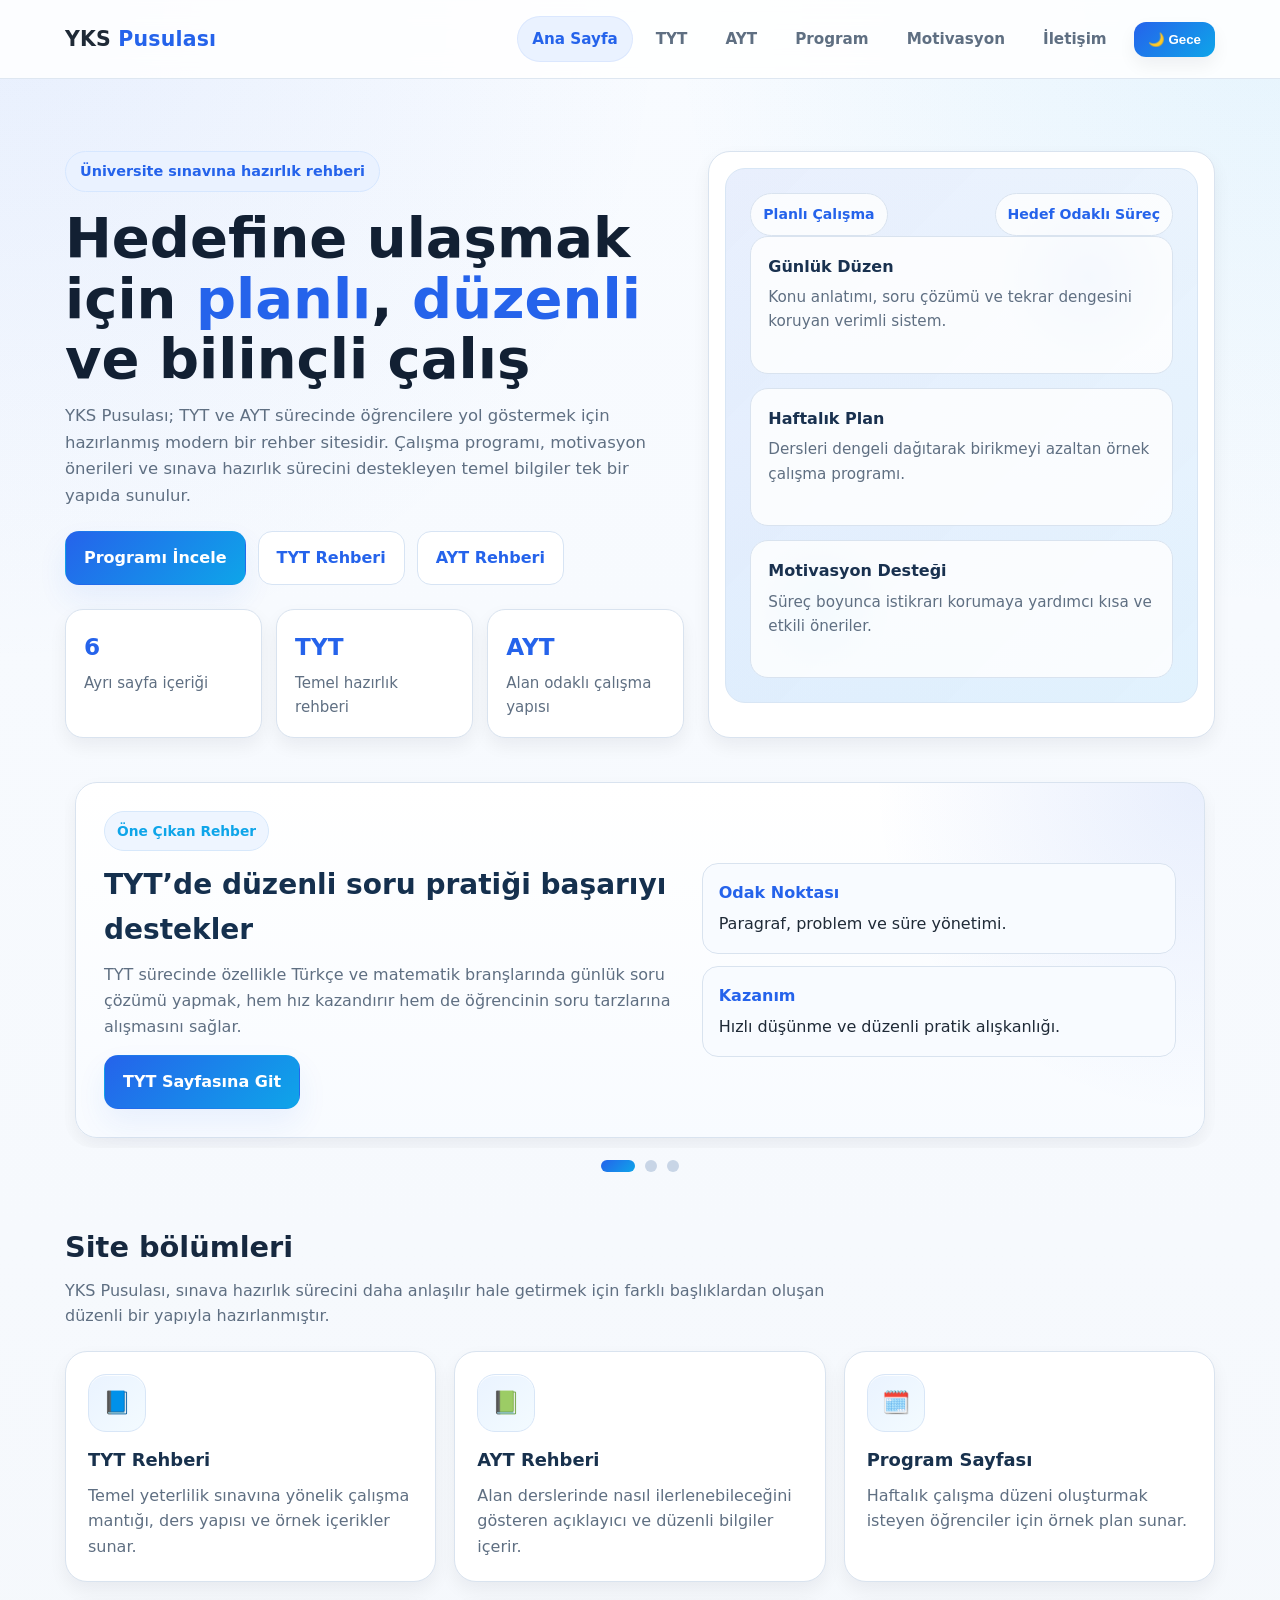
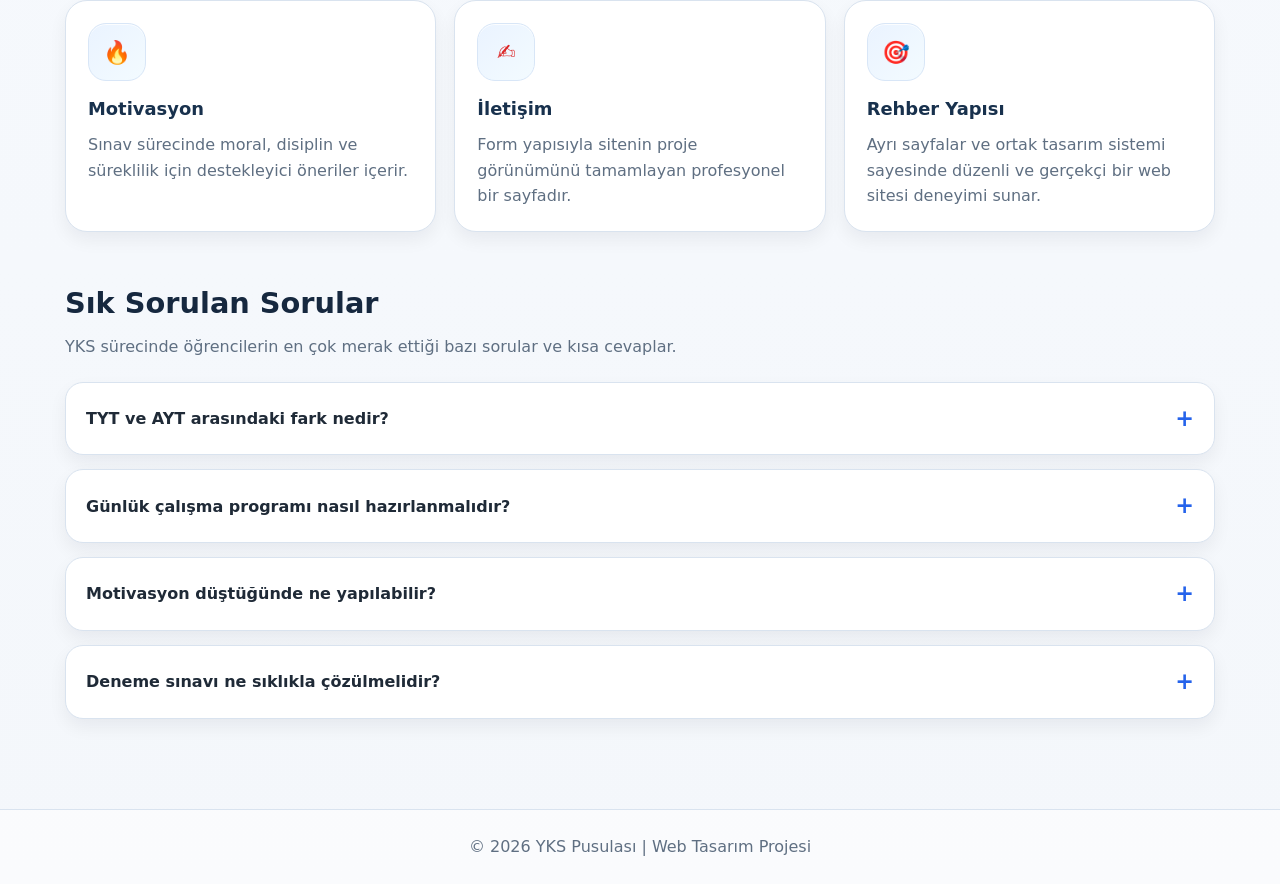
<file: index.html>
<!DOCTYPE html>
<html lang="tr">
<head>
  <meta charset="UTF-8" />
  <meta name="viewport" content="width=device-width, initial-scale=1.0" />
  <title>YKS Pusulası | Ana Sayfa</title>
  <link rel="stylesheet" href="style.css" />
</head>
<body>
 <header>
  <div class="container navbar">
    <a class="logo" href="index.html">YKS <span>Pusulası</span></a>

    <div class="nav-right">
  <nav class="nav-links" id="navLinks">
  <a class="active" href="index.html">Ana Sayfa</a>
  <a href="tyt.html">TYT</a>
  <a href="ayt.html">AYT</a>
  <a href="program.html">Program</a>
  <a href="motivasyon.html">Motivasyon</a>
  <a href="iletisim.html">İletişim</a>
</nav>

  <button class="theme-toggle" id="themeToggle" type="button">🌙 Gece</button>
  <button class="menu-btn" id="menuBtn" type="button">Menü</button>
</div>
  </div>
</header>
<main>
 <section class="hero">
  <div class="container hero-grid">
    <div>
      <div class="badge">Üniversite sınavına hazırlık rehberi</div>
      <h1>Hedefine ulaşmak için <span class="highlight">planlı</span>, <span class="highlight">düzenli</span> ve bilinçli çalış</h1>
      <p>
        YKS Pusulası; TYT ve AYT sürecinde öğrencilere yol göstermek için hazırlanmış
        modern bir rehber sitesidir. Çalışma programı, motivasyon önerileri ve sınava hazırlık
        sürecini destekleyen temel bilgiler tek bir yapıda sunulur.
      </p>

      <div class="hero-actions">
        <a href="program.html" class="btn btn-primary">Programı İncele</a>
        <a href="tyt.html" class="btn btn-outline">TYT Rehberi</a>
        <a href="ayt.html" class="btn btn-outline">AYT Rehberi</a>
      </div>

      <div class="hero-stats">
        <div class="stat">
          <h3>6</h3>
          <p>Ayrı sayfa içeriği</p>
        </div>
        <div class="stat">
          <h3>TYT</h3>
          <p>Temel hazırlık rehberi</p>
        </div>
        <div class="stat">
          <h3>AYT</h3>
          <p>Alan odaklı çalışma yapısı</p>
        </div>
      </div>
    </div>

    <div class="hero-card">
      <div class="hero-visual">
        <div class="visual-content">
          <div class="visual-top">
            <div class="mini-pill">Planlı Çalışma</div>
            <div class="mini-pill">Hedef Odaklı Süreç</div>
          </div>

          <div class="visual-main">
            <div class="glass-box">
              <h4>Günlük Düzen</h4>
              <p>Konu anlatımı, soru çözümü ve tekrar dengesini koruyan verimli sistem.</p>
            </div>

            <div class="glass-box">
              <h4>Haftalık Plan</h4>
              <p>Dersleri dengeli dağıtarak birikmeyi azaltan örnek çalışma programı.</p>
            </div>

            <div class="glass-box">
              <h4>Motivasyon Desteği</h4>
              <p>Süreç boyunca istikrarı korumaya yardımcı kısa ve etkili öneriler.</p>
            </div>
          </div>
        </div>
      </div>
    </div>
  </div>
</section>

   <section class="slider-section">
  <div class="container">
    <div class="slider-wrap">
      <div class="slider-track" id="sliderTrack">

        <div class="slide">
          <div class="slider-card">
            <div>
              <span class="slide-badge">Öne Çıkan Rehber</span>
              <h3>TYT’de düzenli soru pratiği başarıyı destekler</h3>
              <p>
                TYT sürecinde özellikle Türkçe ve matematik branşlarında günlük soru çözümü yapmak,
                hem hız kazandırır hem de öğrencinin soru tarzlarına alışmasını sağlar.
              </p>
              <a href="tyt.html" class="btn btn-primary">TYT Sayfasına Git</a>
            </div>

            <div class="slide-side">
              <div class="mini-info">
                <strong>Odak Noktası</strong>
                Paragraf, problem ve süre yönetimi.
              </div>
              <div class="mini-info">
                <strong>Kazanım</strong>
                Hızlı düşünme ve düzenli pratik alışkanlığı.
              </div>
            </div>
          </div>
        </div>

        <div class="slide">
          <div class="slider-card">
            <div>
              <span class="slide-badge">Çalışma Programı</span>
              <h3>Haftalık plan ile ders dengesini korumak mümkündür</h3>
              <p>
                Dersleri tek bir güne yığmadan planlı şekilde haftaya dağıtmak, çalışma sürecini
                daha sürdürülebilir hale getirir ve tekrar yapmayı kolaylaştırır.
              </p>
              <a href="program.html" class="btn btn-primary">Programa Git</a>
            </div>

            <div class="slide-side">
              <div class="mini-info">
                <strong>Planlama</strong>
                Konu, test ve tekrar dengesini kur.
              </div>
              <div class="mini-info">
                <strong>Fayda</strong>
                Ders birikmesini azaltır, düzen kazandırır.
              </div>
            </div>
          </div>
        </div>

        <div class="slide">
          <div class="slider-card">
            <div>
              <span class="slide-badge">Motivasyon</span>
              <h3>İstikrar, sınav sürecindeki en önemli güçlerden biridir</h3>
              <p>
                Her gün küçük ama düzenli adımlarla ilerlemek, kısa süreli yüksek tempodan
                daha etkili olabilir. Önemli olan planı sürdürebilmektir.
              </p>
              <a href="motivasyon.html" class="btn btn-primary">Motivasyon Sayfası</a>
            </div>

            <div class="slide-side">
              <div class="mini-info">
                <strong>Bakış Açısı</strong>
                Eksikler, gelişim yönünü gösterir.
              </div>
              <div class="mini-info">
                <strong>Temel Hedef</strong>
                Vazgeçmeden düzenli şekilde devam etmek.
              </div>
            </div>
          </div>
        </div>

      </div>
    </div>

    <div class="slider-controls">
      <button class="slider-btn active"></button>
      <button class="slider-btn"></button>
      <button class="slider-btn"></button>
    </div>
  </div>
</section>

   <section class="section">
  <div class="container">
    <div class="section-head">
      <h2>Site bölümleri</h2>
      <p>
        YKS Pusulası, sınava hazırlık sürecini daha anlaşılır hale getirmek için
        farklı başlıklardan oluşan düzenli bir yapıyla hazırlanmıştır.
      </p>
    </div>

    <div class="grid-3">
      <article class="card">
        <div class="icon blue">📘</div>
        <h3>TYT Rehberi</h3>
        <p>Temel yeterlilik sınavına yönelik çalışma mantığı, ders yapısı ve örnek içerikler sunar.</p>
      </article>

      <article class="card">
        <div class="icon green">📗</div>
        <h3>AYT Rehberi</h3>
        <p>Alan derslerinde nasıl ilerlenebileceğini gösteren açıklayıcı ve düzenli bilgiler içerir.</p>
      </article>

      <article class="card">
        <div class="icon yellow">🗓️</div>
        <h3>Program Sayfası</h3>
        <p>Haftalık çalışma düzeni oluşturmak isteyen öğrenciler için örnek plan sunar.</p>
      </article>

      <article class="card">
        <div class="icon pink">🔥</div>
        <h3>Motivasyon</h3>
        <p>Sınav sürecinde moral, disiplin ve süreklilik için destekleyici öneriler içerir.</p>
      </article>

      <article class="card">
        <div class="icon red">✍️</div>
        <h3>İletişim</h3>
        <p>Form yapısıyla sitenin proje görünümünü tamamlayan profesyonel bir sayfadır.</p>
      </article>

      <article class="card">
        <div class="icon purple">🎯</div>
        <h3>Rehber Yapısı</h3>
        <p>Ayrı sayfalar ve ortak tasarım sistemi sayesinde düzenli ve gerçekçi bir web sitesi deneyimi sunar.</p>
      </article>
    </div>
  </div>
</section>
<section class="section">
  <div class="container">
    <div class="section-head">
      <h2>Sık Sorulan Sorular</h2>
      <p>
        YKS sürecinde öğrencilerin en çok merak ettiği bazı sorular ve kısa cevaplar.
      </p>
    </div>

    <div class="faq-list">
      <div class="faq-item">
        <button class="faq-question">
          TYT ve AYT arasındaki fark nedir?
          <span>+</span>
        </button>
        <div class="faq-answer">
          <p>
            TYT daha çok temel becerileri ölçerken, AYT öğrencinin alan bilgisine dayalı
            daha ayrıntılı sorular içerir. Bu nedenle çalışma yöntemleri de farklılık gösterebilir.
          </p>
        </div>
      </div>

      <div class="faq-item">
        <button class="faq-question">
          Günlük çalışma programı nasıl hazırlanmalıdır?
          <span>+</span>
        </button>
        <div class="faq-answer">
          <p>
            Program hazırlanırken dersler dengeli dağıtılmalı, konu çalışması, soru çözümü
            ve tekrar birlikte düşünülmelidir. Ayrıca dinlenme süresi de plana dahil edilmelidir.
          </p>
        </div>
      </div>

      <div class="faq-item">
        <button class="faq-question">
          Motivasyon düştüğünde ne yapılabilir?
          <span>+</span>
        </button>
        <div class="faq-answer">
          <p>
            Küçük hedefler belirlemek, kısa molalar vermek ve kendini başkalarıyla kıyaslamak
            yerine kendi gelişimine odaklanmak daha sağlıklı bir yaklaşım olur.
          </p>
        </div>
      </div>

      <div class="faq-item">
        <button class="faq-question">
          Deneme sınavı ne sıklıkla çözülmelidir?
          <span>+</span>
        </button>
        <div class="faq-answer">
          <p>
            Öğrencinin seviyesine göre değişmekle birlikte, düzenli aralıklarla deneme çözmek
            zaman yönetimini geliştirmek ve eksikleri görmek açısından faydalıdır.
          </p>
        </div>
      </div>
    </div>
  </div>
</section>
</main>
  <footer>
    <div class="container">
      © <span id="year"></span> YKS Pusulası | Web Tasarım Projesi
    </div>
  </footer>

  <script src="script.js"></script>
</body>
</html>
</file>
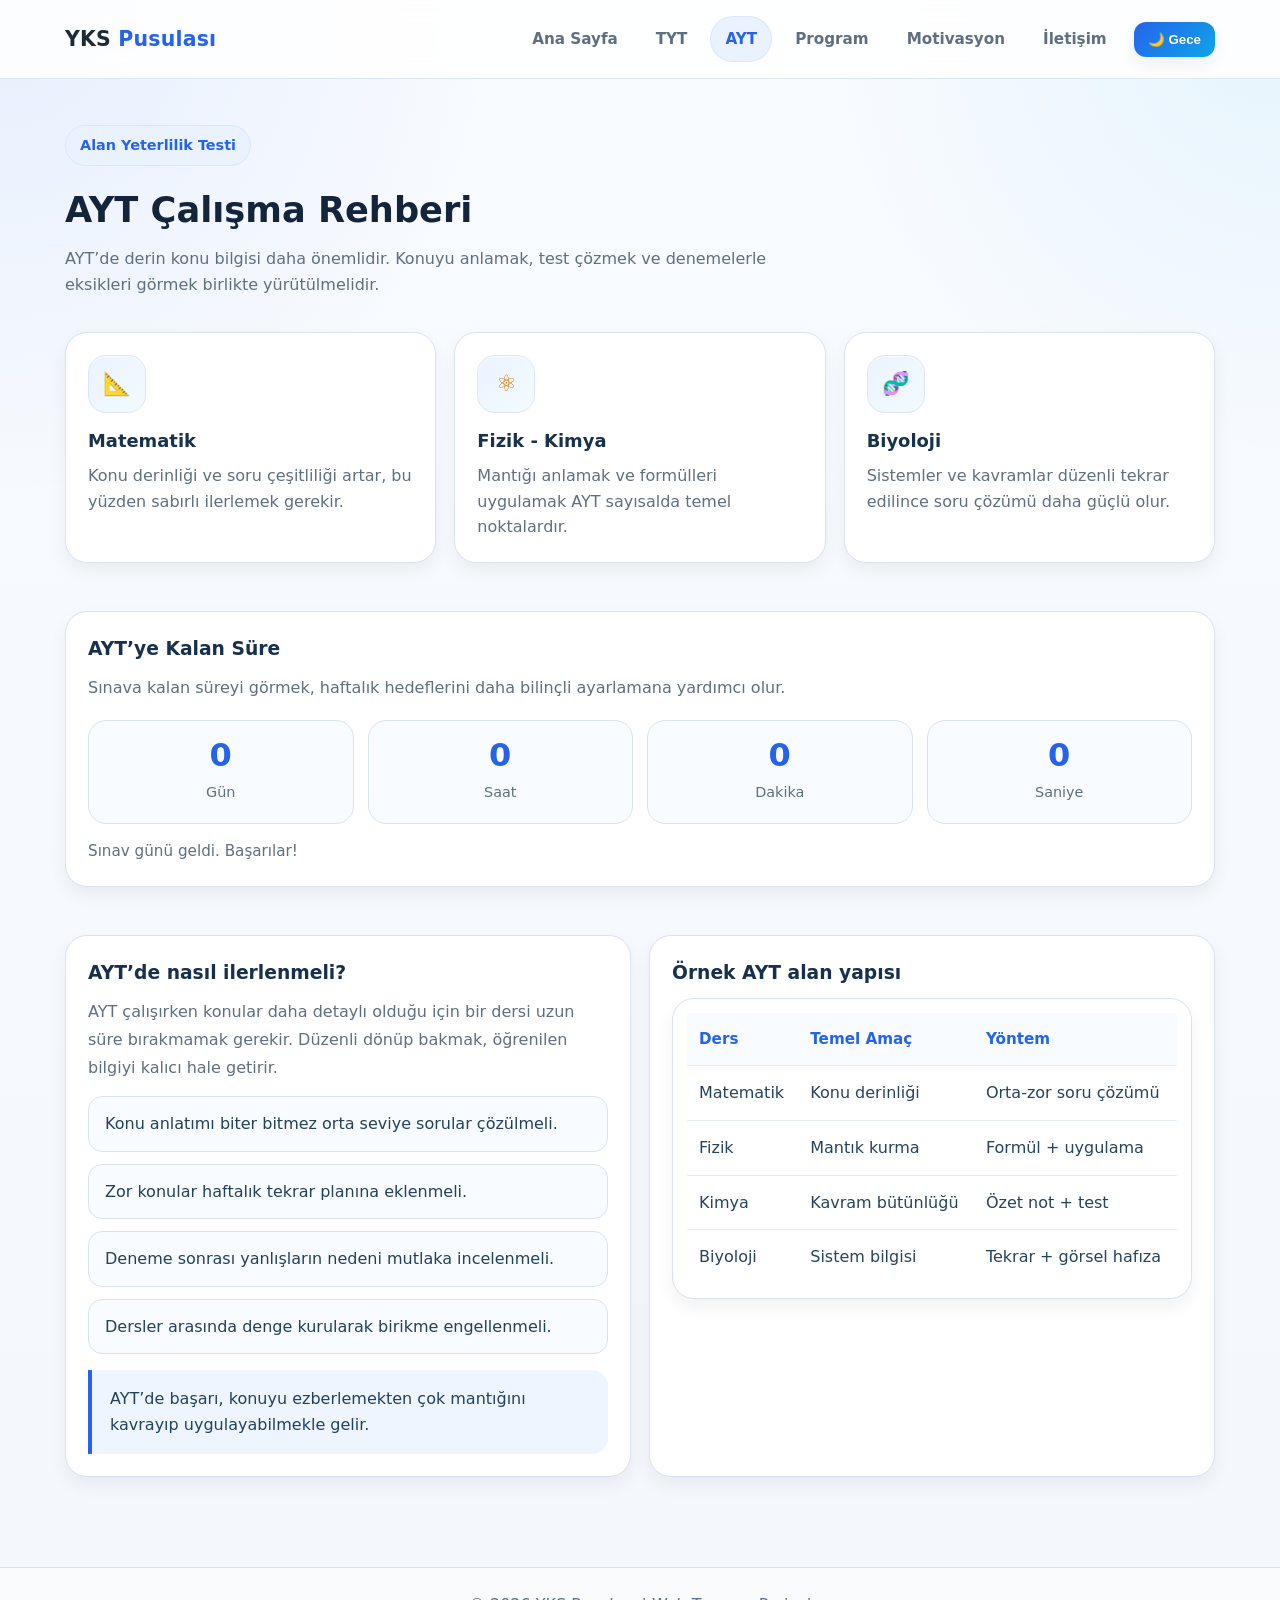
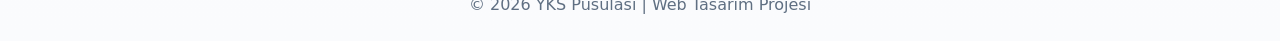
<file: ayt.html>
<!DOCTYPE html>
<html lang="tr">
<head>
  <meta charset="UTF-8" />
  <meta name="viewport" content="width=device-width, initial-scale=1.0" />
  <title>YKS Pusulası | AYT</title>
  <link rel="stylesheet" href="style.css" />
</head>
<body>
  <header>
  <div class="container navbar">
    <a class="logo" href="index.html">YKS <span>Pusulası</span></a>

    <div class="nav-right">
      <nav class="nav-links" id="navLinks">
  <a href="index.html">Ana Sayfa</a>
  <a href="tyt.html">TYT</a>
  <a class="active" href="ayt.html">AYT</a>
  <a href="program.html">Program</a>
  <a href="motivasyon.html">Motivasyon</a>
  <a href="iletisim.html">İletişim</a>
</nav>

      <button class="theme-toggle" id="themeToggle">🌙 Gece</button>
      <button class="menu-btn" id="menuBtn">Menü</button>
    </div>
  </div>
</header>

  <main>
    <section class="page-title">
      <div class="container">
        <div class="badge">Alan Yeterlilik Testi</div>
        <h1>AYT Çalışma Rehberi</h1>
        <p>
          AYT’de derin konu bilgisi daha önemlidir. Konuyu anlamak, test çözmek ve denemelerle eksikleri görmek
          birlikte yürütülmelidir.
        </p>
      </div>
    </section>

    <section class="section">
      <div class="container grid-3">
        <article class="card">
          <div class="icon purple">📐</div>
          <h3>Matematik</h3>
          <p>Konu derinliği ve soru çeşitliliği artar, bu yüzden sabırlı ilerlemek gerekir.</p>
        </article>

        <article class="card">
          <div class="icon yellow">⚛️</div>
          <h3>Fizik - Kimya</h3>
          <p>Mantığı anlamak ve formülleri uygulamak AYT sayısalda temel noktalardır.</p>
        </article>

        <article class="card">
          <div class="icon green">🧬</div>
          <h3>Biyoloji</h3>
          <p>Sistemler ve kavramlar düzenli tekrar edilince soru çözümü daha güçlü olur.</p>
        </article>
      </div>
    </section>
    <section class="section">
  <div class="container">
    <div class="panel">
      <h3>AYT’ye Kalan Süre</h3>
      <p>
        Sınava kalan süreyi görmek, haftalık hedeflerini daha bilinçli ayarlamana yardımcı olur.
      </p>

      <div class="countdown-grid">
        <div class="countdown-box">
          <span id="ayt-days">0</span>
          <small>Gün</small>
        </div>
        <div class="countdown-box">
          <span id="ayt-hours">0</span>
          <small>Saat</small>
        </div>
        <div class="countdown-box">
          <span id="ayt-minutes">0</span>
          <small>Dakika</small>
        </div>
        <div class="countdown-box">
          <span id="ayt-seconds">0</span>
          <small>Saniye</small>
        </div>
      </div>

      <p class="countdown-note" id="ayt-note">
        Geri sayım otomatik olarak canlı güncellenir.
      </p>
    </div>
  </div>
</section>

    <section class="section">
      <div class="container grid-2">
        <div class="panel">
          <h3>AYT’de nasıl ilerlenmeli?</h3>
          <p>
            AYT çalışırken konular daha detaylı olduğu için bir dersi uzun süre bırakmamak gerekir.
            Düzenli dönüp bakmak, öğrenilen bilgiyi kalıcı hale getirir.
          </p>

          <ul class="list">
            <li>Konu anlatımı biter bitmez orta seviye sorular çözülmeli.</li>
            <li>Zor konular haftalık tekrar planına eklenmeli.</li>
            <li>Deneme sonrası yanlışların nedeni mutlaka incelenmeli.</li>
            <li>Dersler arasında denge kurularak birikme engellenmeli.</li>
          </ul>

          <div class="quote">
            AYT’de başarı, konuyu ezberlemekten çok mantığını kavrayıp uygulayabilmekle gelir.
          </div>
        </div>

        <div class="panel">
          <h3>Örnek AYT alan yapısı</h3>

          <div class="table-wrap">
            <table>
              <thead>
                <tr>
                  <th>Ders</th>
                  <th>Temel Amaç</th>
                  <th>Yöntem</th>
                </tr>
              </thead>
              <tbody>
                <tr>
                  <td>Matematik</td>
                  <td>Konu derinliği</td>
                  <td>Orta-zor soru çözümü</td>
                </tr>
                <tr>
                  <td>Fizik</td>
                  <td>Mantık kurma</td>
                  <td>Formül + uygulama</td>
                </tr>
                <tr>
                  <td>Kimya</td>
                  <td>Kavram bütünlüğü</td>
                  <td>Özet not + test</td>
                </tr>
                <tr>
                  <td>Biyoloji</td>
                  <td>Sistem bilgisi</td>
                  <td>Tekrar + görsel hafıza</td>
                </tr>
              </tbody>
            </table>
          </div>
        </div>
      </div>
    </section>
  </main>

  <footer>
    <div class="container">
      © <span id="year"></span> YKS Pusulası | Web Tasarım Projesi
    </div>
  </footer>

  <script src="script.js"></script>
</body>
</html>
</file>
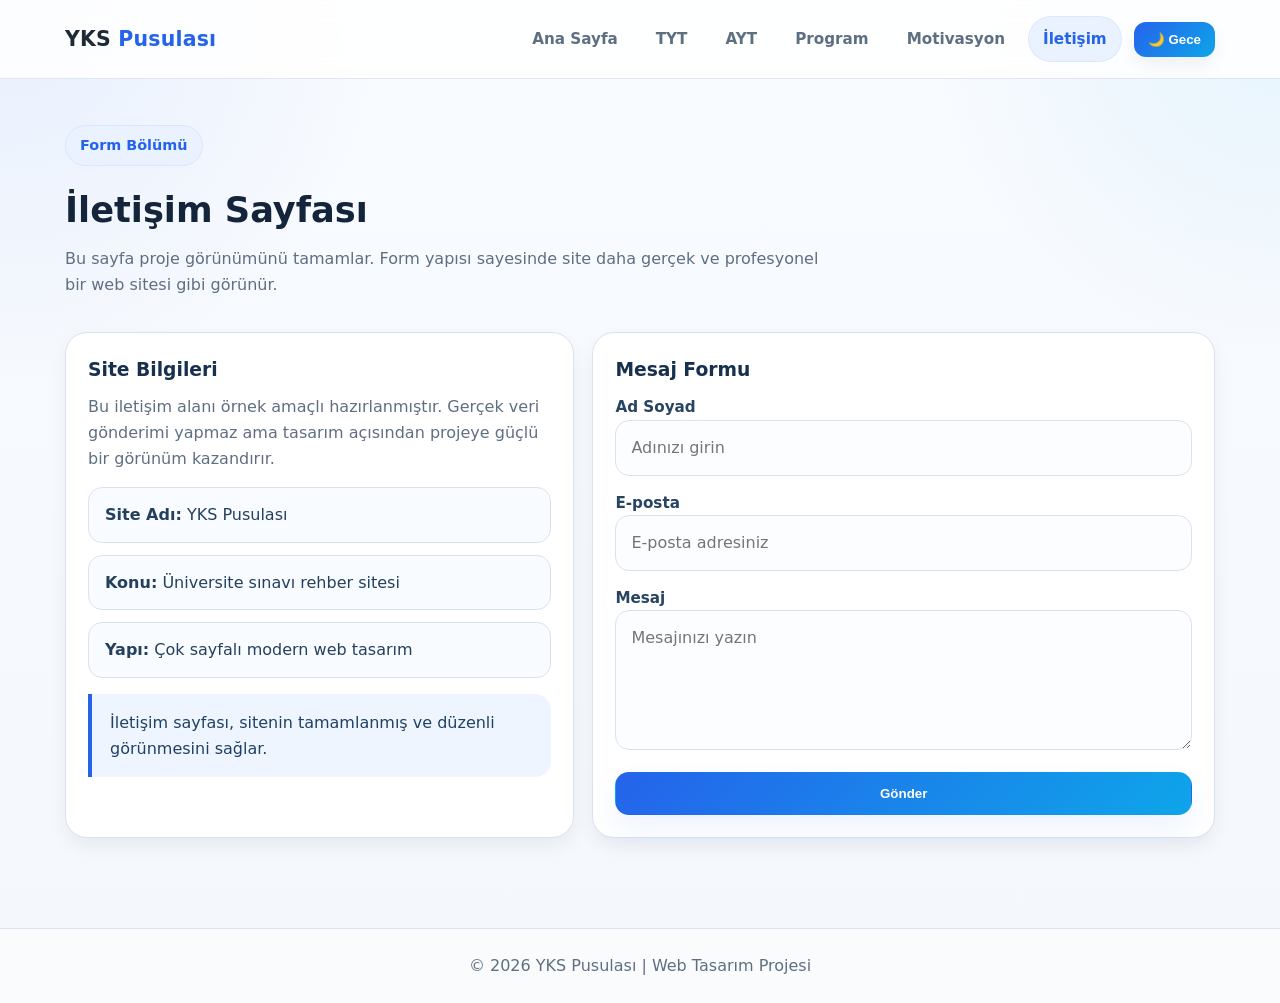
<file: iletisim.html>
<!DOCTYPE html>
<html lang="tr">
<head>
  <meta charset="UTF-8" />
  <meta name="viewport" content="width=device-width, initial-scale=1.0" />
  <title>YKS Pusulası | İletişim</title>
  <link rel="stylesheet" href="style.css" />
</head>
<body>
 <header>
  <div class="container navbar">
    <a class="logo" href="index.html">YKS <span>Pusulası</span></a>

    <div class="nav-right">
      <nav class="nav-links" id="navLinks">
        <a href="index.html">Ana Sayfa</a>
        <a href="tyt.html">TYT</a>
        <a href="ayt.html">AYT</a>
        <a href="program.html">Program</a>
        <a href="motivasyon.html">Motivasyon</a>
        <a class="active" href="iletisim.html">İletişim</a>
      </nav>

      <button class="theme-toggle" id="themeToggle">🌙 Gece</button>
      <button class="menu-btn" id="menuBtn">Menü</button>
    </div>
  </div>
</header>

  <main>
    <section class="page-title">
      <div class="container">
        <div class="badge">Form Bölümü</div>
        <h1>İletişim Sayfası</h1>
        <p>
          Bu sayfa proje görünümünü tamamlar. Form yapısı sayesinde site daha gerçek
          ve profesyonel bir web sitesi gibi görünür.
        </p>
      </div>
    </section>

    <section class="section">
      <div class="container contact-grid">
        <div class="contact-box">
          <h3>Site Bilgileri</h3>
          <p>
            Bu iletişim alanı örnek amaçlı hazırlanmıştır. Gerçek veri gönderimi yapmaz
            ama tasarım açısından projeye güçlü bir görünüm kazandırır.
          </p>

          <ul class="info-list">
            <li><strong>Site Adı:</strong> YKS Pusulası</li>
            <li><strong>Konu:</strong> Üniversite sınavı rehber sitesi</li>
            <li><strong>Yapı:</strong> Çok sayfalı modern web tasarım</li>
          </ul>

          <div class="quote">
            İletişim sayfası, sitenin tamamlanmış ve düzenli görünmesini sağlar.
          </div>
        </div>

        <div class="contact-box">
          <h3>Mesaj Formu</h3>

          <form>
            <div>
              <label for="ad">Ad Soyad</label>
              <input id="ad" type="text" placeholder="Adınızı girin" required />
            </div>

            <div>
              <label for="eposta">E-posta</label>
              <input id="eposta" type="email" placeholder="E-posta adresiniz" required />
            </div>

            <div>
              <label for="mesaj">Mesaj</label>
              <textarea id="mesaj" placeholder="Mesajınızı yazın"></textarea>
            </div>

            <button type="submit" class="btn btn-primary">Gönder</button>
          </form>
        </div>
      </div>
    </section>
  </main>

  <footer>
    <div class="container">
      © <span id="year"></span> YKS Pusulası | Web Tasarım Projesi
    </div>
  </footer>

  <script src="script.js"></script>
</body>
</html>
</file>
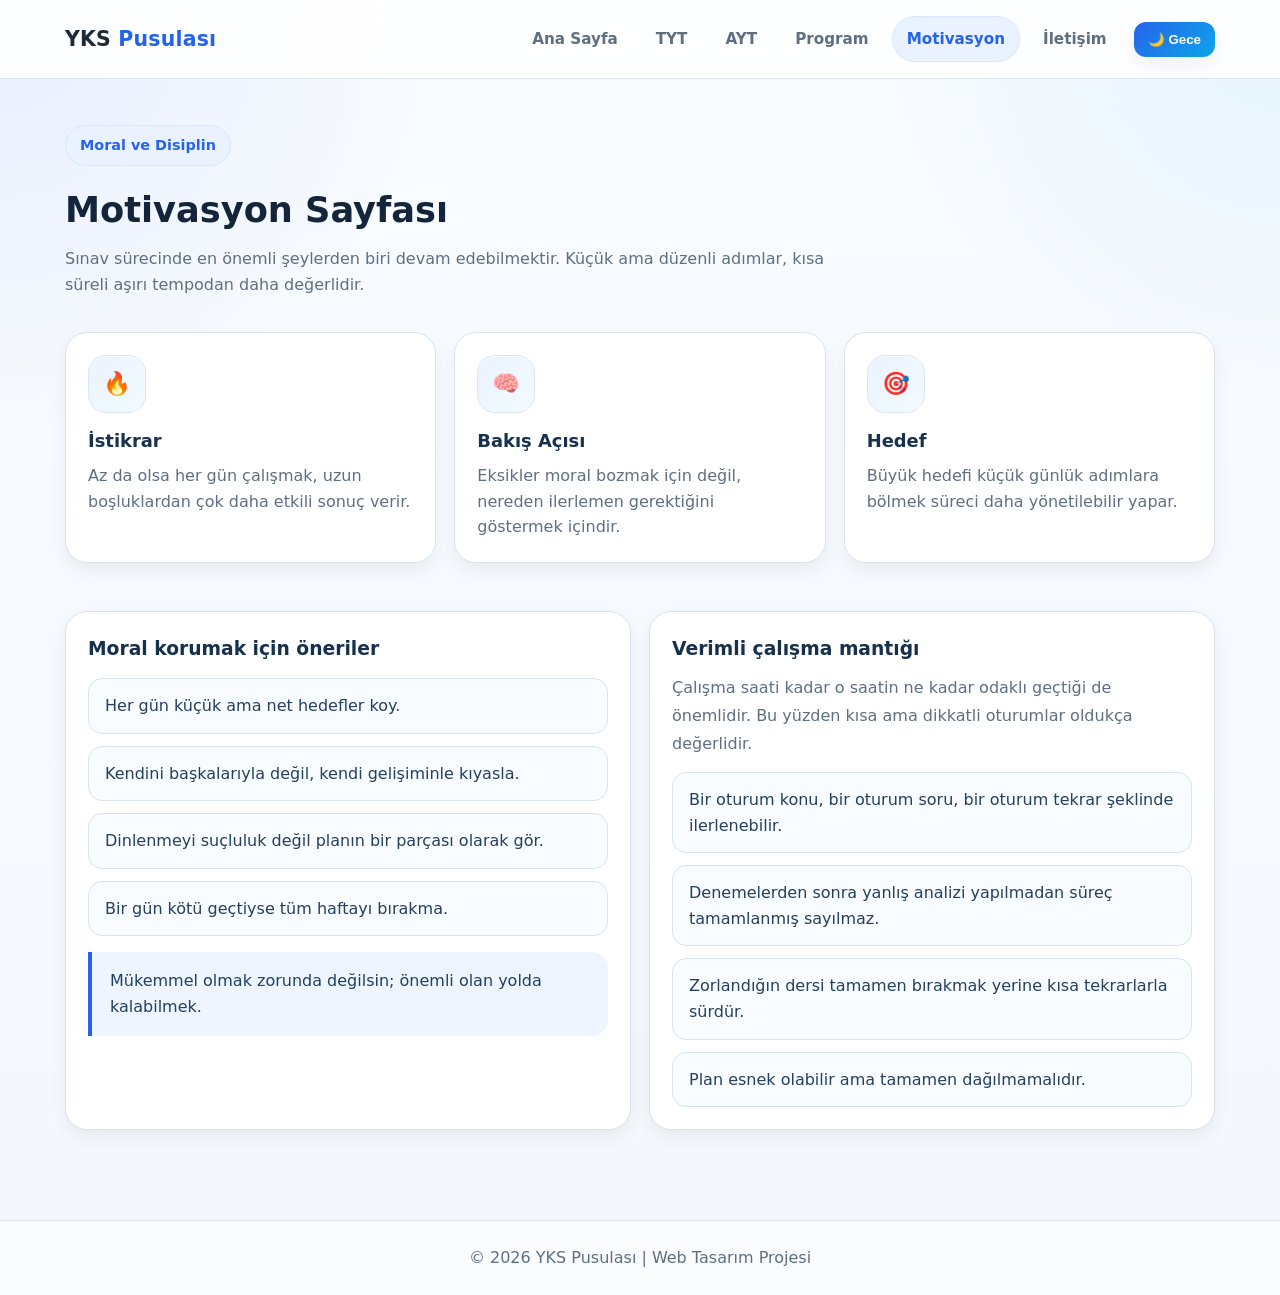
<file: motivasyon.html>
<!DOCTYPE html>
<html lang="tr">
<head>
  <meta charset="UTF-8" />
  <meta name="viewport" content="width=device-width, initial-scale=1.0" />
  <title>YKS Pusulası | Motivasyon</title>
  <link rel="stylesheet" href="style.css" />
</head>
<body>
 <header>
  <div class="container navbar">
    <a class="logo" href="index.html">YKS <span>Pusulası</span></a>

    <div class="nav-right">
      <nav class="nav-links" id="navLinks">
        <a href="index.html">Ana Sayfa</a>
        <a href="tyt.html">TYT</a>
        <a href="ayt.html">AYT</a>
        <a href="program.html">Program</a>
        <a class="active" href="motivasyon.html">Motivasyon</a>
        <a href="iletisim.html">İletişim</a>
      </nav>

      <button class="theme-toggle" id="themeToggle">🌙 Gece</button>
      <button class="menu-btn" id="menuBtn">Menü</button>
    </div>
  </div>
</header>

  <main>
    <section class="page-title">
      <div class="container">
        <div class="badge">Moral ve Disiplin</div>
        <h1>Motivasyon Sayfası</h1>
        <p>
          Sınav sürecinde en önemli şeylerden biri devam edebilmektir.
          Küçük ama düzenli adımlar, kısa süreli aşırı tempodan daha değerlidir.
        </p>
      </div>
    </section>

    <section class="section">
      <div class="container grid-3">
        <article class="card">
          <div class="icon pink">🔥</div>
          <h3>İstikrar</h3>
          <p>Az da olsa her gün çalışmak, uzun boşluklardan çok daha etkili sonuç verir.</p>
        </article>

        <article class="card">
          <div class="icon green">🧠</div>
          <h3>Bakış Açısı</h3>
          <p>Eksikler moral bozmak için değil, nereden ilerlemen gerektiğini göstermek içindir.</p>
        </article>

        <article class="card">
          <div class="icon purple">🎯</div>
          <h3>Hedef</h3>
          <p>Büyük hedefi küçük günlük adımlara bölmek süreci daha yönetilebilir yapar.</p>
        </article>
      </div>
    </section>

    <section class="section">
      <div class="container grid-2">
        <div class="panel">
          <h3>Moral korumak için öneriler</h3>
          <ul class="list">
            <li>Her gün küçük ama net hedefler koy.</li>
            <li>Kendini başkalarıyla değil, kendi gelişiminle kıyasla.</li>
            <li>Dinlenmeyi suçluluk değil planın bir parçası olarak gör.</li>
            <li>Bir gün kötü geçtiyse tüm haftayı bırakma.</li>
          </ul>

          <div class="quote">
            Mükemmel olmak zorunda değilsin; önemli olan yolda kalabilmek.
          </div>
        </div>

        <div class="panel">
          <h3>Verimli çalışma mantığı</h3>
          <p>
            Çalışma saati kadar o saatin ne kadar odaklı geçtiği de önemlidir.
            Bu yüzden kısa ama dikkatli oturumlar oldukça değerlidir.
          </p>

          <ul class="list">
            <li>Bir oturum konu, bir oturum soru, bir oturum tekrar şeklinde ilerlenebilir.</li>
            <li>Denemelerden sonra yanlış analizi yapılmadan süreç tamamlanmış sayılmaz.</li>
            <li>Zorlandığın dersi tamamen bırakmak yerine kısa tekrarlarla sürdür.</li>
            <li>Plan esnek olabilir ama tamamen dağılmamalıdır.</li>
          </ul>
        </div>
      </div>
    </section>
  </main>

  <footer>
    <div class="container">
      © <span id="year"></span> YKS Pusulası | Web Tasarım Projesi
    </div>
  </footer>

  <script src="script.js"></script>
</body>
</html>
</file>
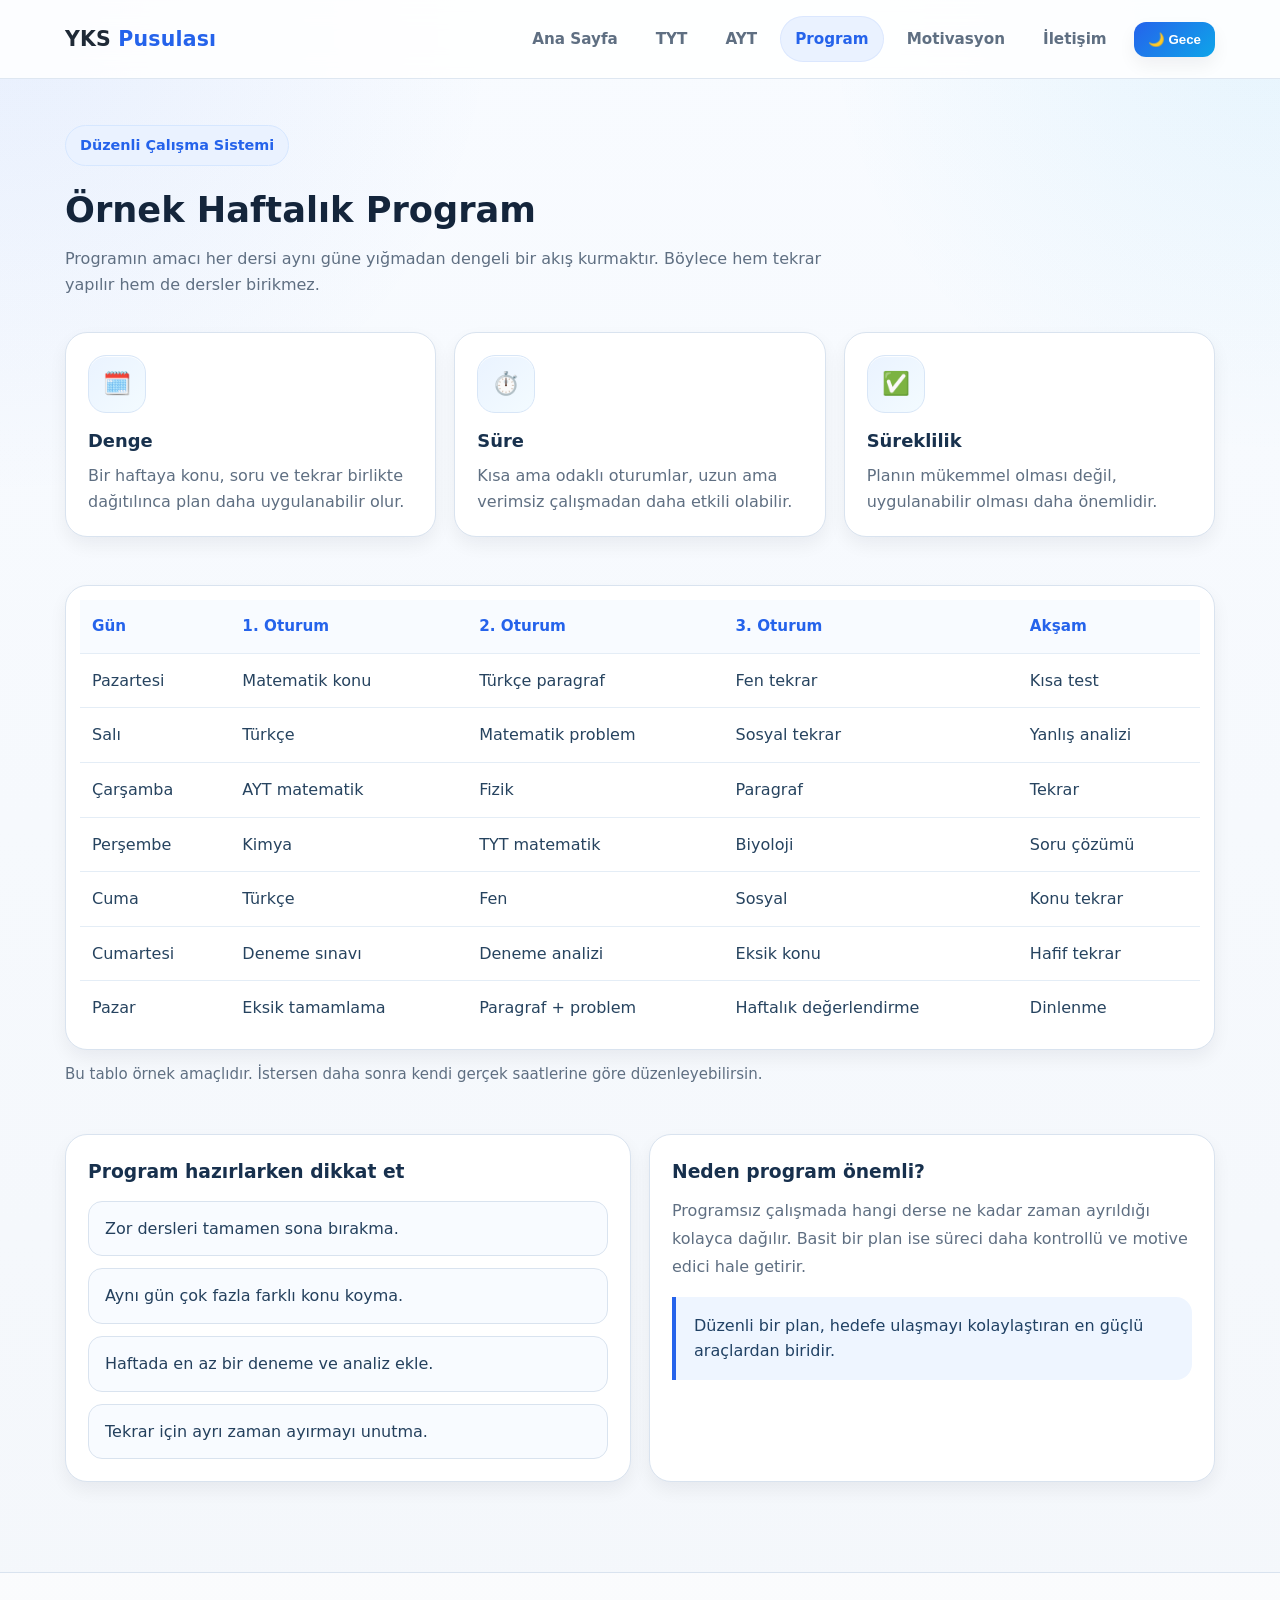
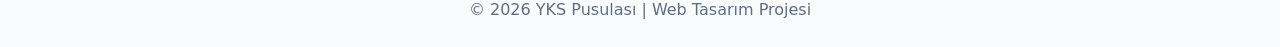
<file: program.html>
<!DOCTYPE html>
<html lang="tr">
<head>
  <meta charset="UTF-8" />
  <meta name="viewport" content="width=device-width, initial-scale=1.0" />
  <title>YKS Pusulası | Program</title>
  <link rel="stylesheet" href="style.css" />
</head>
<body>
 <header>
  <div class="container navbar">
    <a class="logo" href="index.html">YKS <span>Pusulası</span></a>

    <div class="nav-right">
      <nav class="nav-links" id="navLinks">
        <a href="index.html">Ana Sayfa</a>
        <a href="tyt.html">TYT</a>
        <a href="ayt.html">AYT</a>
        <a class="active" href="program.html">Program</a>
        <a href="motivasyon.html">Motivasyon</a>
        <a href="iletisim.html">İletişim</a>
      </nav>

      <button class="theme-toggle" id="themeToggle">🌙 Gece</button>
      <button class="menu-btn" id="menuBtn">Menü</button>
    </div>
  </div>
</header>

  <main>
    <section class="page-title">
      <div class="container">
        <div class="badge">Düzenli Çalışma Sistemi</div>
        <h1>Örnek Haftalık Program</h1>
        <p>
          Programın amacı her dersi aynı güne yığmadan dengeli bir akış kurmaktır.
          Böylece hem tekrar yapılır hem de dersler birikmez.
        </p>
      </div>
    </section>

    <section class="section">
      <div class="container grid-3">
        <article class="card">
          <div class="icon yellow">🗓️</div>
          <h3>Denge</h3>
          <p>Bir haftaya konu, soru ve tekrar birlikte dağıtılınca plan daha uygulanabilir olur.</p>
        </article>

        <article class="card">
          <div class="icon blue">⏱️</div>
          <h3>Süre</h3>
          <p>Kısa ama odaklı oturumlar, uzun ama verimsiz çalışmadan daha etkili olabilir.</p>
        </article>

        <article class="card">
          <div class="icon pink">✅</div>
          <h3>Süreklilik</h3>
          <p>Planın mükemmel olması değil, uygulanabilir olması daha önemlidir.</p>
        </article>
      </div>
    </section>

    <section class="section">
      <div class="container">
        <div class="table-wrap">
          <table>
            <thead>
              <tr>
                <th>Gün</th>
                <th>1. Oturum</th>
                <th>2. Oturum</th>
                <th>3. Oturum</th>
                <th>Akşam</th>
              </tr>
            </thead>
            <tbody>
              <tr>
                <td>Pazartesi</td>
                <td>Matematik konu</td>
                <td>Türkçe paragraf</td>
                <td>Fen tekrar</td>
                <td>Kısa test</td>
              </tr>
              <tr>
                <td>Salı</td>
                <td>Türkçe</td>
                <td>Matematik problem</td>
                <td>Sosyal tekrar</td>
                <td>Yanlış analizi</td>
              </tr>
              <tr>
                <td>Çarşamba</td>
                <td>AYT matematik</td>
                <td>Fizik</td>
                <td>Paragraf</td>
                <td>Tekrar</td>
              </tr>
              <tr>
                <td>Perşembe</td>
                <td>Kimya</td>
                <td>TYT matematik</td>
                <td>Biyoloji</td>
                <td>Soru çözümü</td>
              </tr>
              <tr>
                <td>Cuma</td>
                <td>Türkçe</td>
                <td>Fen</td>
                <td>Sosyal</td>
                <td>Konu tekrar</td>
              </tr>
              <tr>
                <td>Cumartesi</td>
                <td>Deneme sınavı</td>
                <td>Deneme analizi</td>
                <td>Eksik konu</td>
                <td>Hafif tekrar</td>
              </tr>
              <tr>
                <td>Pazar</td>
                <td>Eksik tamamlama</td>
                <td>Paragraf + problem</td>
                <td>Haftalık değerlendirme</td>
                <td>Dinlenme</td>
              </tr>
            </tbody>
          </table>
        </div>

        <p class="note">
          Bu tablo örnek amaçlıdır. İstersen daha sonra kendi gerçek saatlerine göre düzenleyebilirsin.
        </p>
      </div>
    </section>

    <section class="section">
      <div class="container grid-2">
        <div class="panel">
          <h3>Program hazırlarken dikkat et</h3>
          <ul class="list">
            <li>Zor dersleri tamamen sona bırakma.</li>
            <li>Aynı gün çok fazla farklı konu koyma.</li>
            <li>Haftada en az bir deneme ve analiz ekle.</li>
            <li>Tekrar için ayrı zaman ayırmayı unutma.</li>
          </ul>
        </div>

        <div class="panel">
          <h3>Neden program önemli?</h3>
          <p>
            Programsız çalışmada hangi derse ne kadar zaman ayrıldığı kolayca dağılır.
            Basit bir plan ise süreci daha kontrollü ve motive edici hale getirir.
          </p>

          <div class="quote">
            Düzenli bir plan, hedefe ulaşmayı kolaylaştıran en güçlü araçlardan biridir.
          </div>
        </div>
      </div>
    </section>
  </main>

  <footer>
    <div class="container">
      © <span id="year"></span> YKS Pusulası | Web Tasarım Projesi
    </div>
  </footer>

  <script src="script.js"></script>
</body>
</html>
</file>
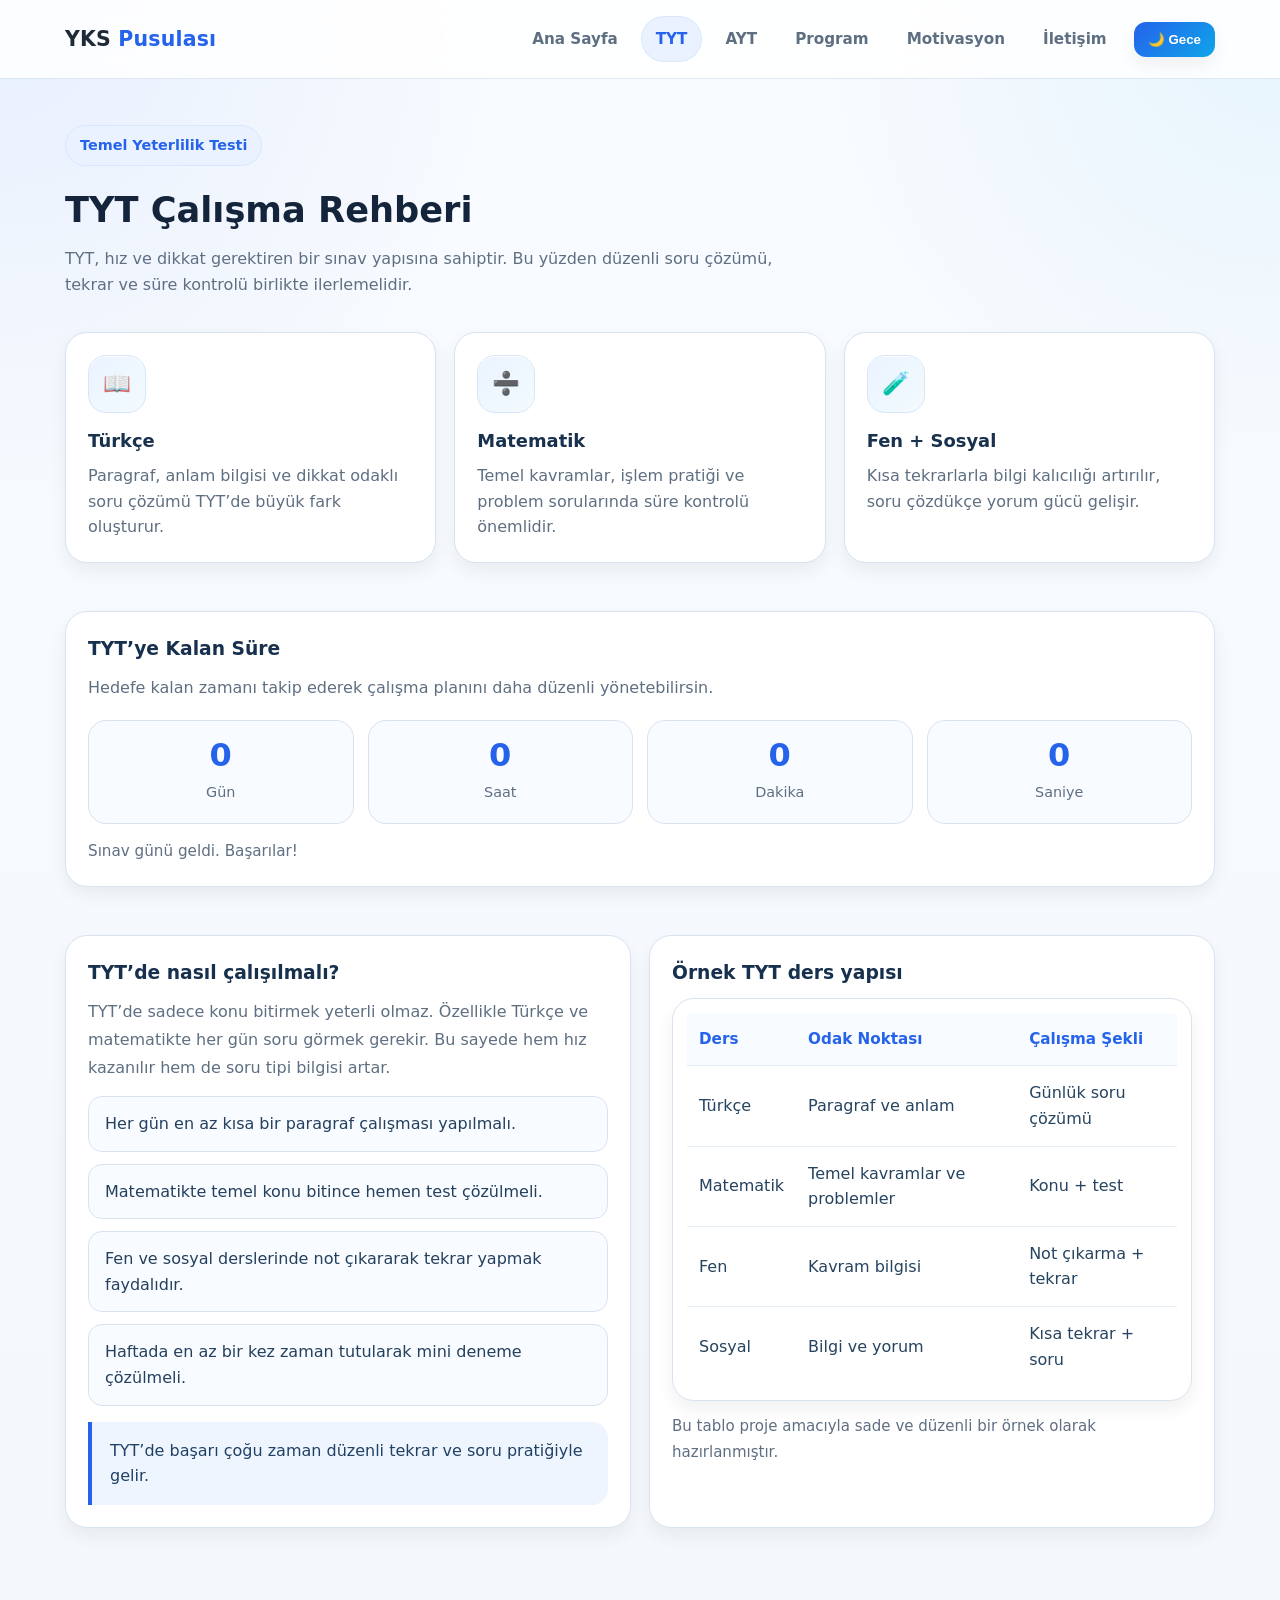
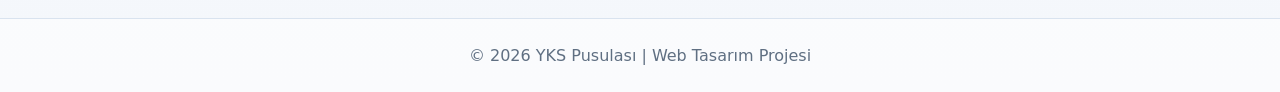
<file: tyt.html>
<!DOCTYPE html>
<html lang="tr">
<head>
  <meta charset="UTF-8" />
  <meta name="viewport" content="width=device-width, initial-scale=1.0" />
  <title>YKS Pusulası | TYT</title>
  <link rel="stylesheet" href="style.css" />
</head>
<body>
 <header>
  <div class="container navbar">
    <a class="logo" href="index.html">YKS <span>Pusulası</span></a>

    <div class="nav-right">
      <nav class="nav-links" id="navLinks">
        <a href="index.html">Ana Sayfa</a>
        <a  class="active" href="tyt.html">TYT</a>
        <a href="ayt.html">AYT</a>
        <a href="program.html">Program</a>
        <a href="motivasyon.html">Motivasyon</a>
        <a href="iletisim.html">İletişim</a>
      </nav>

      <button class="theme-toggle" id="themeToggle">🌙 Gece</button>
      <button class="menu-btn" id="menuBtn">Menü</button>
    </div>
  </div>
</header>

  <main>
    <section class="page-title">
      <div class="container">
        <div class="badge">Temel Yeterlilik Testi</div>
        <h1>TYT Çalışma Rehberi</h1>
        <p>
          TYT, hız ve dikkat gerektiren bir sınav yapısına sahiptir. Bu yüzden düzenli soru çözümü,
          tekrar ve süre kontrolü birlikte ilerlemelidir.
        </p>
      </div>
    </section>

    <section class="section">
      <div class="container grid-3">
        <article class="card">
          <div class="icon blue">📖</div>
          <h3>Türkçe</h3>
          <p>Paragraf, anlam bilgisi ve dikkat odaklı soru çözümü TYT’de büyük fark oluşturur.</p>
        </article>

        <article class="card">
          <div class="icon green">➗</div>
          <h3>Matematik</h3>
          <p>Temel kavramlar, işlem pratiği ve problem sorularında süre kontrolü önemlidir.</p>
        </article>

        <article class="card">
          <div class="icon yellow">🧪</div>
          <h3>Fen + Sosyal</h3>
          <p>Kısa tekrarlarla bilgi kalıcılığı artırılır, soru çözdükçe yorum gücü gelişir.</p>
        </article>
      </div>
    </section>
    <section class="section">
  <div class="container">
    <div class="panel">
      <h3>TYT’ye Kalan Süre</h3>
      <p>
        Hedefe kalan zamanı takip ederek çalışma planını daha düzenli yönetebilirsin.
      </p>

      <div class="countdown-grid">
        <div class="countdown-box">
          <span id="tyt-days">0</span>
          <small>Gün</small>
        </div>
        <div class="countdown-box">
          <span id="tyt-hours">0</span>
          <small>Saat</small>
        </div>
        <div class="countdown-box">
          <span id="tyt-minutes">0</span>
          <small>Dakika</small>
        </div>
        <div class="countdown-box">
          <span id="tyt-seconds">0</span>
          <small>Saniye</small>
        </div>
      </div>

      <p class="countdown-note" id="tyt-note">
        Geri sayım otomatik olarak canlı güncellenir.
      </p>
    </div>
  </div>
</section>

    <section class="section">
      <div class="container grid-2">
        <div class="panel">
          <h3>TYT’de nasıl çalışılmalı?</h3>
          <p>
            TYT’de sadece konu bitirmek yeterli olmaz. Özellikle Türkçe ve matematikte
            her gün soru görmek gerekir. Bu sayede hem hız kazanılır hem de soru tipi bilgisi artar.
          </p>

          <ul class="list">
            <li>Her gün en az kısa bir paragraf çalışması yapılmalı.</li>
            <li>Matematikte temel konu bitince hemen test çözülmeli.</li>
            <li>Fen ve sosyal derslerinde not çıkararak tekrar yapmak faydalıdır.</li>
            <li>Haftada en az bir kez zaman tutularak mini deneme çözülmeli.</li>
          </ul>

          <div class="quote">
            TYT’de başarı çoğu zaman düzenli tekrar ve soru pratiğiyle gelir.
          </div>
        </div>

        <div class="panel">
          <h3>Örnek TYT ders yapısı</h3>

          <div class="table-wrap">
            <table>
              <thead>
                <tr>
                  <th>Ders</th>
                  <th>Odak Noktası</th>
                  <th>Çalışma Şekli</th>
                </tr>
              </thead>
              <tbody>
                <tr>
                  <td>Türkçe</td>
                  <td>Paragraf ve anlam</td>
                  <td>Günlük soru çözümü</td>
                </tr>
                <tr>
                  <td>Matematik</td>
                  <td>Temel kavramlar ve problemler</td>
                  <td>Konu + test</td>
                </tr>
                <tr>
                  <td>Fen</td>
                  <td>Kavram bilgisi</td>
                  <td>Not çıkarma + tekrar</td>
                </tr>
                <tr>
                  <td>Sosyal</td>
                  <td>Bilgi ve yorum</td>
                  <td>Kısa tekrar + soru</td>
                </tr>
              </tbody>
            </table>
          </div>

          <p class="note">Bu tablo proje amacıyla sade ve düzenli bir örnek olarak hazırlanmıştır.</p>
        </div>
      </div>
    </section>
  </main>

  <footer>
    <div class="container">
      © <span id="year"></span> YKS Pusulası | Web Tasarım Projesi
    </div>
  </footer>

  <script src="script.js"></script>
</body>
</html>
</file>
<file: style.css>
:root{
  --bg:#f4f7fb;
  --bg-soft:#eef3f9;
  --surface:#ffffff;
  --surface-2:#f8fbff;
  --text:#1f2a37;
  --muted:#5f6f82;
  --line:#d9e3ef;
  --primary:#2563eb;
  --primary-dark:#1d4ed8;
  --secondary:#0ea5e9;
  --success:#10b981;
  --warning:#f59e0b;
  --danger:#ef4444;
  --shadow:0 14px 30px rgba(37, 99, 235, 0.08);
  --shadow-soft:0 8px 18px rgba(15, 23, 42, 0.06);
  --radius:22px;
  --radius-sm:14px;
  --container:1150px;
}

*{
  margin:0;
  padding:0;
  box-sizing:border-box;
}

html{
  scroll-behavior:smooth;
}

body{
  font-family:system-ui, -apple-system, BlinkMacSystemFont, "Segoe UI", Roboto, Arial, sans-serif;
  color:var(--text);
  background:
    radial-gradient(circle at top left, rgba(37,99,235,.08), transparent 24%),
    radial-gradient(circle at top right, rgba(14,165,233,.08), transparent 22%),
    linear-gradient(180deg, #f8fbff 0%, #f4f7fb 100%);
  min-height:100vh;
  line-height:1.6;
}

a{
  color:inherit;
  text-decoration:none;
}

img{
  max-width:100%;
  display:block;
}

ul{
  list-style:none;
}

.container{
  width:min(var(--container), 92%);
  margin-inline:auto;
}

/* HEADER */

header{
  position:sticky;
  top:0;
  z-index:1000;
  background:rgba(255,255,255,.86);
  backdrop-filter:blur(12px);
  border-bottom:1px solid rgba(217,227,239,.85);
}

.navbar{
  min-height:78px;
  display:flex;
  align-items:center;
  justify-content:space-between;
  gap:18px;
}
.nav-right{
  display:flex;
  align-items:center;
  gap:12px;
}

.nav-links{
  display:flex;
  align-items:center;
  gap:8px;
  flex-wrap:nowrap;
}

.theme-toggle{
  border:none;
  background:linear-gradient(135deg, var(--primary), var(--secondary));
  color:#fff;
  padding:10px 14px;
  border-radius:12px;
  font-weight:800;
  cursor:pointer;
  box-shadow:var(--shadow-soft);
  transition:.25s ease;
  white-space:nowrap;
  flex-shrink:0;
}

.theme-toggle:hover{
  transform:translateY(-1px);
}

.menu-btn{
  flex-shrink:0;
}
.logo{
  font-size:1.28rem;
  font-weight:800;
  letter-spacing:.2px;
  color:var(--text);
}

.logo span{
  color:var(--primary);
}

.nav-links{
  display:flex;
  align-items:center;
  gap:8px;
  flex-wrap:wrap;
}

.nav-links a{
  color:var(--muted);
  font-weight:700;
  font-size:.95rem;
  padding:11px 15px;
  border-radius:999px;
  transition:.25s ease;
}

.nav-links a:hover,
.nav-links a.active{
  color:var(--primary);
  background:#eaf2ff;
}

.menu-btn{
  display:none;
  border:none;
  background:linear-gradient(135deg, var(--primary), var(--secondary));
  color:#fff;
  padding:10px 14px;
  border-radius:12px;
  font-weight:800;
  cursor:pointer;
  box-shadow:var(--shadow-soft);
}

/* MAIN */

main{
  padding:28px 0 56px;
}

/* HERO */

.hero{
  padding:44px 0 26px;
}

.hero-grid{
  display:grid;
  grid-template-columns:1.1fr .9fr;
  gap:24px;
  align-items:stretch;
}

.badge{
  display:inline-flex;
  align-items:center;
  gap:8px;
  background:#eaf2ff;
  color:var(--primary);
  border:1px solid #d6e7ff;
  padding:8px 14px;
  border-radius:999px;
  font-size:.9rem;
  font-weight:800;
  margin-bottom:16px;
}

.hero h1{
  font-size:clamp(2rem, 5vw, 3.5rem);
  line-height:1.08;
  margin-bottom:14px;
  color:#122033;
}

.hero p{
  color:var(--muted);
  font-size:1.03rem;
  max-width:650px;
  margin-bottom:22px;
}

.highlight{
  color:var(--primary);
}

.hero-actions{
  display:flex;
  flex-wrap:wrap;
  gap:12px;
  margin-bottom:24px;
}

.btn{
  display:inline-flex;
  align-items:center;
  justify-content:center;
  gap:10px;
  padding:13px 18px;
  border-radius:14px;
  font-weight:800;
  transition:.25s ease;
  border:1px solid transparent;
}

.btn-primary{
  background:linear-gradient(135deg, var(--primary), var(--secondary));
  color:#fff;
  box-shadow:var(--shadow);
}

.btn-primary:hover{
  transform:translateY(-2px);
}

.btn-outline{
  background:#fff;
  color:var(--primary);
  border-color:#d7e4f4;
}

.btn-outline:hover{
  background:#f4f8ff;
}

.hero-stats{
  display:grid;
  grid-template-columns:repeat(3,1fr);
  gap:14px;
}

.stat{
  background:var(--surface);
  border:1px solid var(--line);
  border-radius:18px;
  padding:18px;
  box-shadow:var(--shadow-soft);
}

.stat h3{
  font-size:1.45rem;
  color:var(--primary);
  margin-bottom:6px;
}

.stat p{
  margin:0;
  font-size:.94rem;
  color:var(--muted);
}

.hero-card,
.card,
.panel,
.table-wrap,
.contact-box,
.slider-card{
  background:var(--surface);
  border:1px solid var(--line);
  border-radius:var(--radius);
  box-shadow:var(--shadow-soft);
}

.hero-card{
  padding:16px;
}

.hero-visual{
  min-height:420px;
  border-radius:20px;
  overflow:hidden;
  position:relative;
  background:
    linear-gradient(135deg, rgba(37,99,235,.10), rgba(14,165,233,.08)),
    linear-gradient(180deg, #ffffff, #f3f8ff);
  border:1px solid #d8e6f5;
}

.hero-visual::before,
.hero-visual::after{
  content:"";
  position:absolute;
  border-radius:50%;
}

.hero-visual::before{
  width:180px;
  height:180px;
  right:18px;
  top:18px;
  background:radial-gradient(circle, rgba(37,99,235,.16), transparent 70%);
}

.hero-visual::after{
  width:140px;
  height:140px;
  left:24px;
  bottom:24px;
  background:radial-gradient(circle, rgba(14,165,233,.14), transparent 70%);
}

.visual-content{
  position:relative;
  z-index:2;
  height:100%;
  display:flex;
  flex-direction:column;
  justify-content:space-between;
  padding:24px;
}

.visual-top{
  display:flex;
  justify-content:space-between;
  gap:10px;
  flex-wrap:wrap;
}

.mini-pill{
  background:rgba(255,255,255,.8);
  border:1px solid #d9e3ef;
  color:var(--primary);
  padding:9px 12px;
  border-radius:999px;
  font-size:.88rem;
  font-weight:800;
}

.visual-main{
  display:grid;
  gap:14px;
}

.glass-box{
  background:rgba(255,255,255,.82);
  border:1px solid #d9e3ef;
  border-radius:18px;
  padding:17px;
}

.glass-box h4{
  margin-bottom:6px;
  font-size:1rem;
  color:#19314f;
}

.glass-box p{
  color:var(--muted);
  font-size:.95rem;
}

/* SLIDER */

.slider-section{
  padding:8px 0 28px;
}

.slider-wrap{
  overflow:hidden;
  border-radius:28px;
}

.slider-track{
  display:flex;
  transition:transform .5s ease;
}

.slide{
  min-width:100%;
  padding:10px;
}

.slider-card{
  min-height:255px;
  padding:28px;
  display:grid;
  grid-template-columns:1.1fr .9fr;
  gap:18px;
  align-items:center;
  background:
    radial-gradient(circle at right top, rgba(37,99,235,.10), transparent 28%),
    linear-gradient(180deg, #ffffff, #f8fbff);
}

.slide-badge{
  display:inline-block;
  margin-bottom:12px;
  padding:8px 12px;
  border-radius:999px;
  background:#eef5ff;
  color:var(--secondary);
  border:1px solid #d7e8fb;
  font-size:.86rem;
  font-weight:800;
}

.slider-card h3{
  font-size:1.75rem;
  margin-bottom:10px;
  color:#15304e;
}

.slider-card p{
  color:var(--muted);
  margin-bottom:16px;
}

.slide-side{
  display:grid;
  gap:12px;
}

.mini-info{
  background:var(--surface-2);
  border:1px solid var(--line);
  border-radius:16px;
  padding:16px;
}

.mini-info strong{
  display:block;
  margin-bottom:6px;
  color:var(--primary);
}

.slider-controls{
  display:flex;
  justify-content:center;
  gap:10px;
  margin-top:12px;
}

.slider-btn{
  width:12px;
  height:12px;
  border:none;
  border-radius:50%;
  background:#c8d5e6;
  cursor:pointer;
  transition:.25s ease;
}

.slider-btn.active{
  width:34px;
  border-radius:999px;
  background:linear-gradient(135deg, var(--primary), var(--secondary));
}

/* SECTIONS */

.section{
  padding:24px 0;
}

.section-head{
  margin-bottom:22px;
}

.section-head h2{
  font-size:1.8rem;
  margin-bottom:8px;
  color:#16283f;
}

.section-head p{
  color:var(--muted);
  max-width:760px;
}

.grid-3{
  display:grid;
  grid-template-columns:repeat(3,1fr);
  gap:18px;
}

.grid-2{
  display:grid;
  grid-template-columns:repeat(2,1fr);
  gap:18px;
}

.card{
  padding:22px;
  transition:.22s ease;
  position:relative;
  overflow:hidden;
}

.card:hover{
  transform:translateY(-4px);
  box-shadow:0 16px 32px rgba(37, 99, 235, 0.10);
}

.card h3{
  margin-bottom:8px;
  font-size:1.12rem;
  color:#18314d;
}

.card p{
  color:var(--muted);
}

.icon{
  width:58px;
  height:58px;
  display:grid;
  place-items:center;
  font-size:1.4rem;
  border-radius:18px;
  margin-bottom:14px;
  background:linear-gradient(135deg, #eaf3ff, #f3fbff);
  border:1px solid #d8e6f7;
  box-shadow:inset 0 1px 0 rgba(255,255,255,.8);
}

.icon.blue{ color:#2563eb; }
.icon.green{ color:#10b981; }
.icon.yellow{ color:#d97706; }
.icon.pink{ color:#db2777; }
.icon.red{ color:#dc2626; }
.icon.purple{ color:#7c3aed; }

/* PAGE TITLE */

.page-title{
  padding:18px 0 10px;
}

.page-title h1{
  font-size:2.2rem;
  margin-bottom:8px;
  color:#14253b;
}

.page-title p{
  color:var(--muted);
  max-width:760px;
}

/* PANEL */

.panel{
  padding:22px;
}

.panel h3{
  margin-bottom:10px;
  color:#17304d;
}

.panel p{
  color:var(--muted);
  line-height:1.75;
}

.list{
  display:grid;
  gap:12px;
  margin-top:14px;
}

.list li{
  padding:14px 16px;
  border-radius:14px;
  background:var(--surface-2);
  border:1px solid var(--line);
  color:#24405d;
}

.quote{
  margin-top:16px;
  padding:16px 18px;
  border-left:4px solid var(--primary);
  background:#eef5ff;
  border-radius:0 16px 16px 0;
  color:#204164;
}

/* TABLE */

.table-wrap{
  overflow-x:auto;
  padding:14px;
}

table{
  width:100%;
  border-collapse:collapse;
  min-width:0;
  background:#fff;
}

th, td{
  text-align:left;
  padding:14px 12px;
  border-bottom:1px solid #e4edf6;
}

th{
  color:var(--primary);
  font-size:.95rem;
  background:#f8fbff;
}

td{
  color:#26435f;
}

tr:last-child td{
  border-bottom:none;
}

.note{
  margin-top:12px;
  color:var(--muted);
  font-size:.94rem;
}

/* COUNTDOWN */

.countdown-grid{
  display:grid;
  grid-template-columns:repeat(4,1fr);
  gap:14px;
  margin-top:18px;
}

.countdown-box{
  background:#f8fbff;
  border:1px solid var(--line);
  border-radius:18px;
  padding:18px;
  text-align:center;
}

.countdown-box span{
  display:block;
  font-size:2rem;
  line-height:1;
  font-weight:800;
  color:var(--primary);
  margin-bottom:8px;
}

.countdown-box small{
  color:var(--muted);
  font-size:.9rem;
}

.countdown-note{
  margin-top:14px;
  color:var(--muted);
  font-size:.95rem;
}

/* CONTACT */

.contact-grid{
  display:grid;
  grid-template-columns:.9fr 1.1fr;
  gap:18px;
}

.contact-box{
  padding:22px;
}

.contact-box h3{
  margin-bottom:10px;
  color:#17304d;
}

.contact-box p{
  color:var(--muted);
}

.info-list{
  display:grid;
  gap:12px;
  margin-top:16px;
}

.info-list li{
  padding:14px 16px;
  border-radius:14px;
  background:var(--surface-2);
  border:1px solid var(--line);
  color:#24405d;
}

form{
  display:grid;
  gap:14px;
}

label{
  font-weight:700;
  font-size:.95rem;
  color:#284463;
}

input,
textarea{
  width:100%;
  padding:14px 15px;
  border-radius:14px;
  border:1px solid var(--line);
  background:#fbfdff;
  color:var(--text);
  outline:none;
  font:inherit;
  transition:.2s ease;
}

input:focus,
textarea:focus{
  border-color:#b8d4ff;
  box-shadow:0 0 0 4px rgba(37,99,235,.08);
}

textarea{
  resize:vertical;
  min-height:140px;
}

form button{
  cursor:pointer;
}

/* FOOTER */

footer{
  border-top:1px solid var(--line);
  background:rgba(255,255,255,.6);
  padding:24px 0;
  text-align:center;
  color:var(--muted);
  margin-top:10px;
}

@media (max-width: 950px){
  .hero-grid,
  .grid-3,
  .grid-2,
  .contact-grid,
  .slider-card{
    grid-template-columns:1fr;
  }

  .hero-stats{
    grid-template-columns:1fr;
  }

  .hero-visual{
    min-height:320px;
  }

  .nav-right{
    gap:10px;
  }

  .nav-links{
    position:absolute;
    top:84px;
    left:4%;
    right:4%;
    display:none;
    flex-direction:column;
    align-items:stretch;
    padding:14px;
    background:#ffffff;
    border:1px solid var(--line);
    border-radius:18px;
    box-shadow:var(--shadow-soft);
  }

  .nav-links.show{
    display:flex;
  }

  .nav-links a{
    border-radius:12px;
  }

  .menu-btn{
    display:inline-flex;
  }

  .slider-card{
    min-height:auto;
  }
}

@media (max-width: 700px){
  .countdown-grid{
    grid-template-columns:repeat(2,1fr);
  }

  .countdown-box span{
    font-size:1.6rem;
  }

  .hero{
    padding-top:28px;
  }

  .page-title h1{
    font-size:1.8rem;
  }

  .section-head h2{
    font-size:1.5rem;
  }
}
body.dark{
  --bg:#0f172a;
  --bg-soft:#111827;
  --surface:#1e293b;
  --surface-2:#243447;
  --text:#eef4ff;
  --muted:#aab6d3;
  --line:rgba(255,255,255,.10);
  --primary:#67b7ff;
  --primary-dark:#4f9cff;
  --secondary:#7ccfff;
  --shadow:0 14px 30px rgba(0,0,0,.22);
  --shadow-soft:0 8px 18px rgba(0,0,0,.18);

  background:
    radial-gradient(circle at top left, rgba(103,183,255,.12), transparent 24%),
    radial-gradient(circle at top right, rgba(124,207,255,.10), transparent 22%),
    linear-gradient(180deg, #0b1220 0%, #0f172a 100%);
}

body.dark header{
  background:rgba(15,23,42,.86);
  border-bottom:1px solid rgba(255,255,255,.08);
}

body.dark .logo,
body.dark .hero h1,
body.dark .section-head h2,
body.dark .page-title h1,
body.dark .panel h3,
body.dark .contact-box h3,
body.dark .card h3,
body.dark .slider-card h3,
body.dark .glass-box h4{
  color:var(--text);
}

body.dark .nav-links a{
  color:var(--muted);
}

body.dark .nav-links a:hover,
body.dark .nav-links a.active{
  color:#fff;
  background:rgba(255,255,255,.08);
}

body.dark .hero-card,
body.dark .card,
body.dark .panel,
body.dark .table-wrap,
body.dark .contact-box,
body.dark .slider-card,
body.dark .stat,
body.dark .countdown-box,
body.dark .mini-info,
body.dark .glass-box,
body.dark .list li,
body.dark .info-list li,
body.dark .quote{
  background:var(--surface);
  border-color:var(--line);
}

body.dark .hero p,
body.dark .section-head p,
body.dark .page-title p,
body.dark .panel p,
body.dark .card p,
body.dark .note,
body.dark .countdown-note,
body.dark .contact-box p,
body.dark td,
body.dark .list li,
body.dark .info-list li,
body.dark .glass-box p{
  color:var(--muted);
}

body.dark .btn-outline{
  background:rgba(255,255,255,.04);
  color:#fff;
  border-color:rgba(255,255,255,.10);
}

body.dark .btn-outline:hover{
  background:rgba(255,255,255,.08);
}

body.dark input,
body.dark textarea{
  background:rgba(255,255,255,.04);
  color:#fff;
  border:1px solid rgba(255,255,255,.10);
}

body.dark footer{
  background:rgba(255,255,255,.02);
  border-top:1px solid rgba(255,255,255,.08);
  color:var(--muted);
}
body.dark .hero-visual{
  background:
    linear-gradient(135deg, rgba(103,183,255,.10), rgba(124,207,255,.06)),
    linear-gradient(180deg, #162033, #0f172a);
  border:1px solid rgba(255,255,255,.08);
}

body.dark .mini-pill{
  background:#1e293b;
  border:1px solid rgba(255,255,255,.08);
  color:var(--primary);
}

body.dark .glass-box{
  background:#1e293b;
  border:1px solid rgba(255,255,255,.08);
  color:var(--text);
}

body.dark .glass-box h4{
  color:#ffffff;
}

body.dark .glass-box p{
  color:var(--muted);
}

body.dark .hero-card{
  background:#162033;
  border:1px solid rgba(255,255,255,.08);
}
body.dark .slider-card{
  background:
    radial-gradient(circle at right top, rgba(103,183,255,.10), transparent 28%),
    linear-gradient(180deg, #182338, #101827);
}

body.dark .slide-badge{
  background:#1e293b;
  border:1px solid rgba(255,255,255,.08);
  color:var(--primary);
}

body.dark .mini-info{
  background:#1e293b;
  border:1px solid rgba(255,255,255,.08);
  color:var(--muted);
}

body.dark .mini-info strong{
  color:#ffffff;
}
body.dark .badge{
  background:linear-gradient(135deg, #1e293b, #243447);
  border:1px solid rgba(255,255,255,.08);
  color:#7dbdff;
  box-shadow:none;
}




body.dark .table-wrap{
  background:#162033;
  border:1px solid rgba(255,255,255,.08);
  box-shadow:none;
}

body.dark table{
  background:transparent;
}

body.dark th{
  background:#22314a;
  color:#7dbdff;
  border-bottom:1px solid rgba(255,255,255,.08);
}

body.dark td{
  background:#1b273b;
  color:#dbe7ff;
  border-bottom:1px solid rgba(255,255,255,.06);
}

body.dark tr:nth-child(even) td{
  background:#1f2d43;
}
.faq-list{
  display:grid;
  gap:14px;
}

.faq-item{
  background:var(--surface);
  border:1px solid var(--line);
  border-radius:18px;
  overflow:hidden;
  box-shadow:var(--shadow-soft);
}

.faq-question{
  width:100%;
  border:none;
  background:transparent;
  color:var(--text);
  font:inherit;
  font-weight:800;
  font-size:1rem;
  padding:18px 20px;
  display:flex;
  align-items:center;
  justify-content:space-between;
  cursor:pointer;
  text-align:left;
}

.faq-question span{
  font-size:1.4rem;
  color:var(--primary);
  transition:.25s ease;
}

.faq-answer{
  max-height:0;
  overflow:hidden;
  transition:max-height .3s ease;
}

.faq-answer p{
  padding:0 20px 18px;
  color:var(--muted);
  line-height:1.7;
}

.faq-item.active .faq-answer{
  max-height:220px;
}

.faq-item.active .faq-question span{
  transform:rotate(45deg);
}

body.dark .faq-item{
  background:var(--surface);
  border:1px solid var(--line);
}

body.dark .faq-question{
  color:var(--text);
}

body.dark .faq-answer p{
  color:var(--muted);
}
.nav-links a.active{
  color:var(--primary);
  background:#eaf2ff;
  box-shadow:inset 0 0 0 1px rgba(37,99,235,.08);
}
body.dark .nav-links a.active{
  color:#fff;
  background:rgba(255,255,255,.08);
}
</file>
